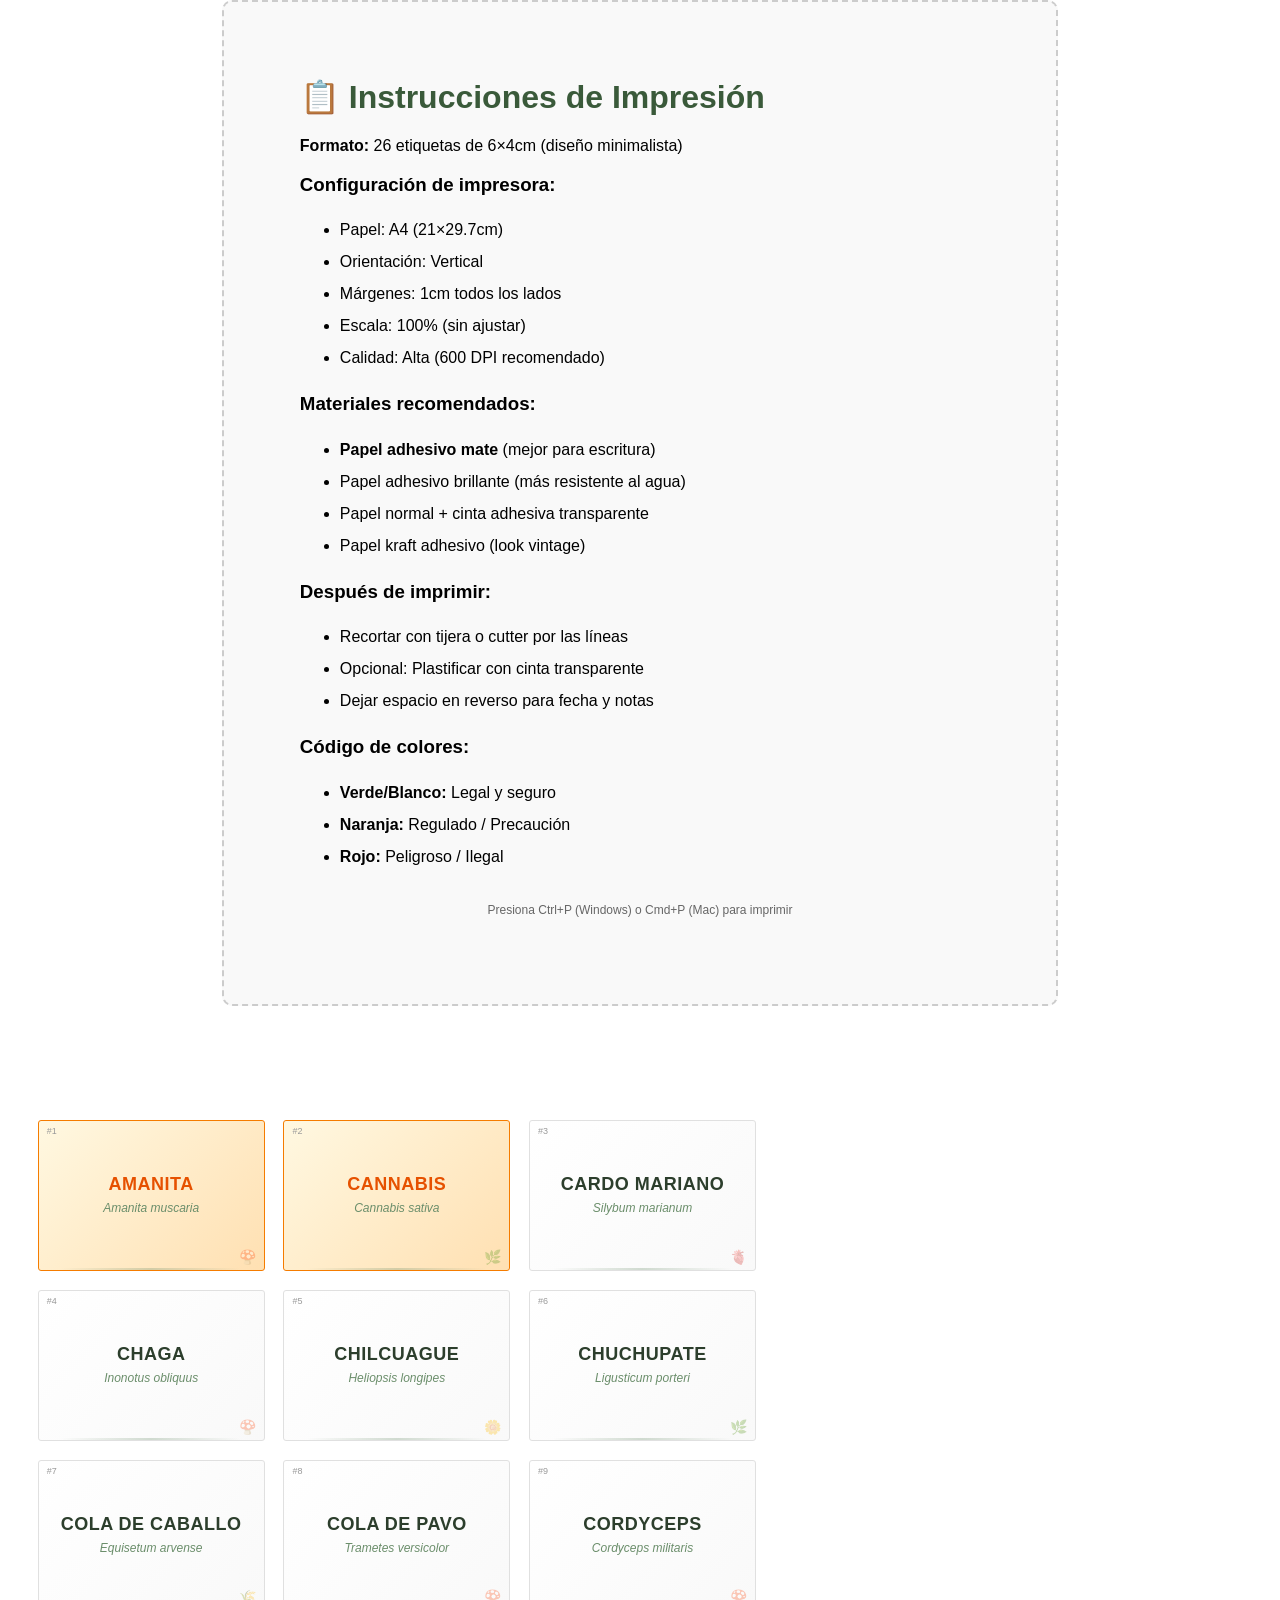
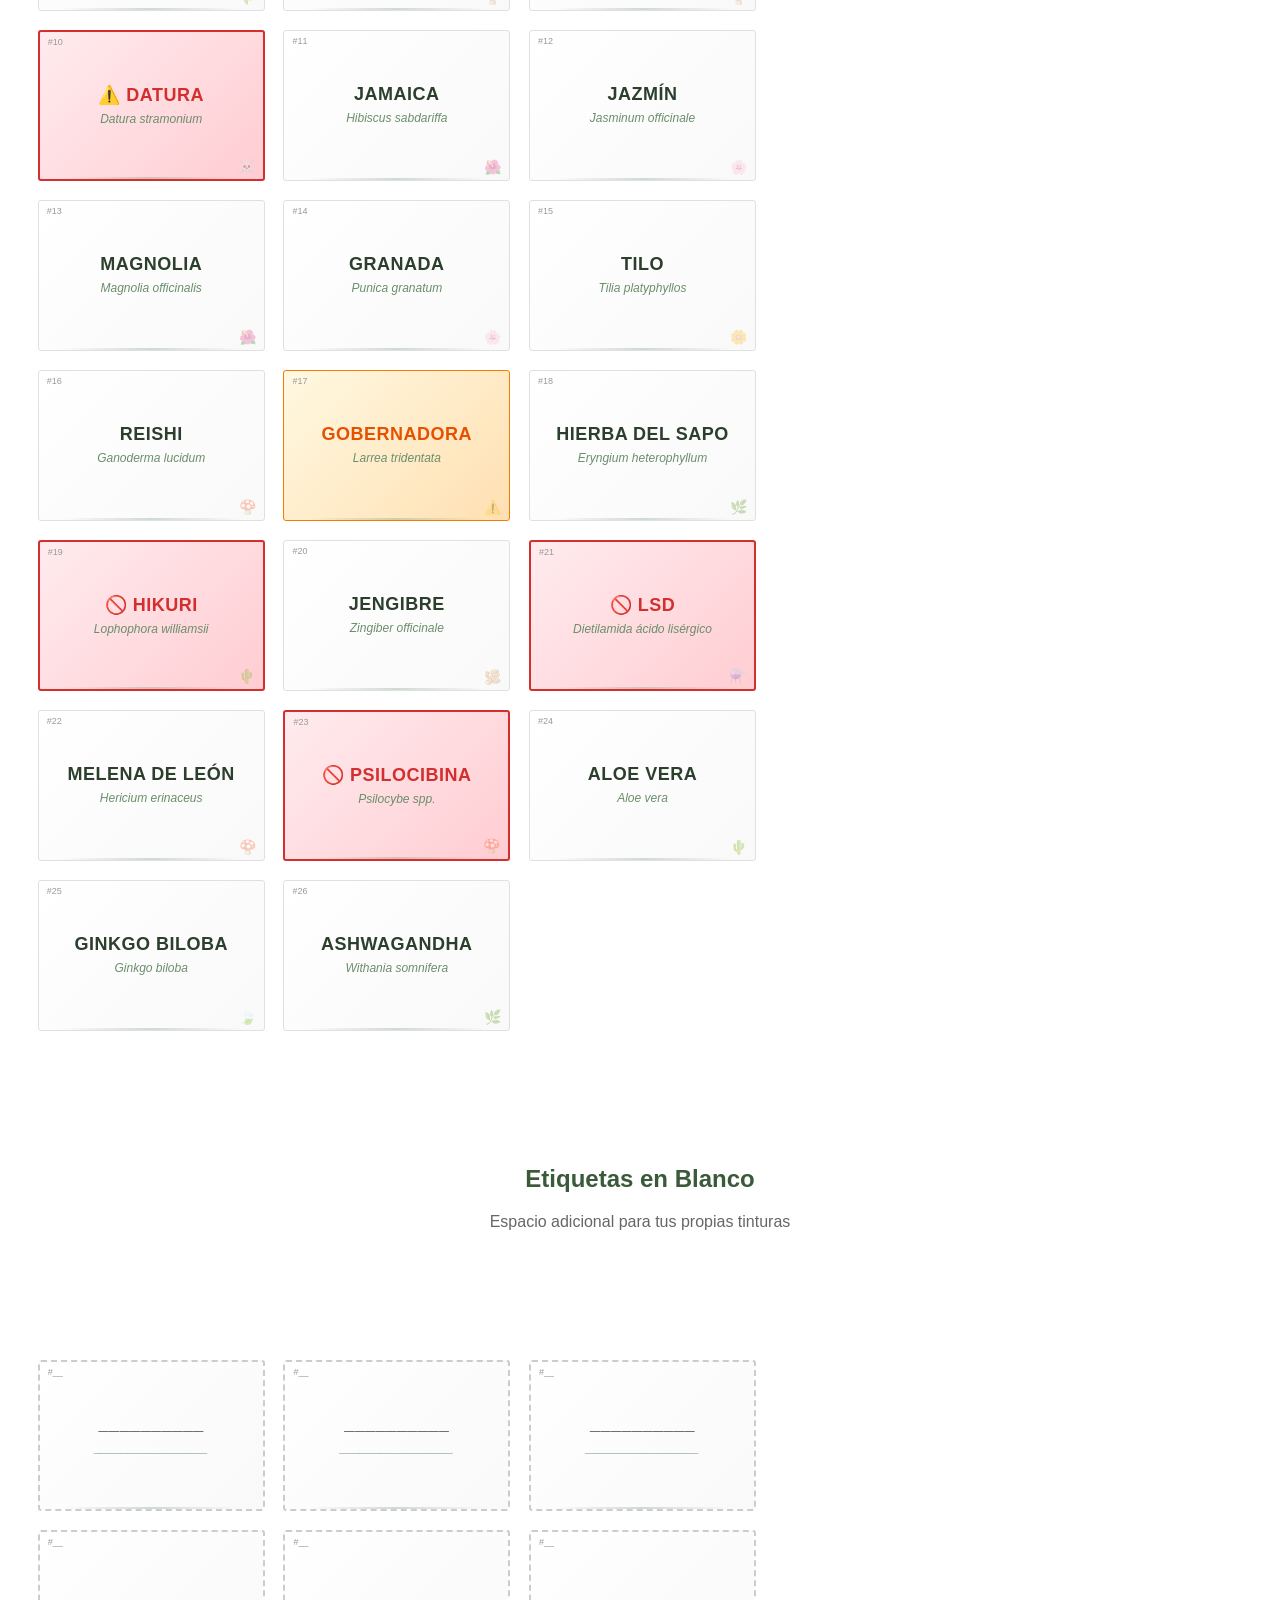
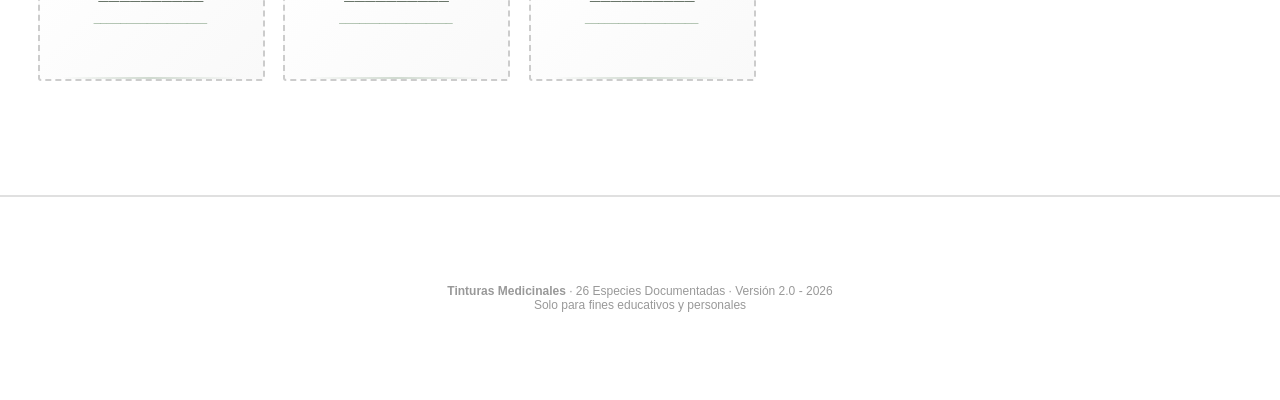
<file: ETIQUETAS_TINTURAS.html>
<!DOCTYPE html>
<html lang="es">
<head>
    <meta charset="UTF-8">
    <meta name="viewport" content="width=device-width, initial-scale=1.0">
    <title>Etiquetas Minimalistas - Tinturas Medicinales</title>
    <style>
        @page {
            size: A4;
            margin: 1cm;
        }
        
        body {
            margin: 0;
            padding: 0;
            font-family: 'Helvetica Neue', Arial, sans-serif;
            background: white;
        }
        
        .etiquetas-container {
            display: grid;
            grid-template-columns: repeat(3, 6cm);
            grid-gap: 0.5cm;
            padding: 1cm;
        }
        
        .etiqueta {
            width: 6cm;
            height: 4cm;
            border: 1px solid #e0e0e0;
            border-radius: 3px;
            padding: 8px;
            box-sizing: border-box;
            display: flex;
            flex-direction: column;
            justify-content: center;
            align-items: center;
            text-align: center;
            background: linear-gradient(135deg, #ffffff 0%, #f9f9f9 100%);
            position: relative;
            page-break-inside: avoid;
        }
        
        .etiqueta-numero {
            position: absolute;
            top: 5px;
            left: 8px;
            font-size: 9px;
            color: #999;
            font-weight: 300;
        }
        
        .etiqueta-nombre {
            font-size: 18px;
            font-weight: 700;
            color: #2c3e2c;
            letter-spacing: 0.5px;
            margin-bottom: 6px;
            text-transform: uppercase;
        }
        
        .etiqueta-cientifico {
            font-size: 12px;
            font-style: italic;
            color: #6b8e6b;
            font-weight: 400;
            line-height: 1.3;
        }
        
        .etiqueta-icono {
            position: absolute;
            bottom: 5px;
            right: 8px;
            font-size: 14px;
            opacity: 0.3;
        }
        
        /* Estilos especiales para etiquetas peligrosas */
        .etiqueta.peligroso {
            border: 2px solid #d32f2f;
            background: linear-gradient(135deg, #ffebee 0%, #ffcdd2 100%);
        }
        
        .etiqueta.peligroso .etiqueta-nombre {
            color: #d32f2f;
        }
        
        .etiqueta.regulado {
            border: 1.5px solid #f57c00;
            background: linear-gradient(135deg, #fff8e1 0%, #ffe0b2 100%);
        }
        
        .etiqueta.regulado .etiqueta-nombre {
            color: #e65100;
        }
        
        /* Línea decorativa */
        .etiqueta::after {
            content: '';
            position: absolute;
            bottom: 0;
            left: 10%;
            right: 10%;
            height: 2px;
            background: linear-gradient(90deg, transparent, #6b8e6b, transparent);
            opacity: 0.3;
        }
        
        @media print {
            body {
                background: white;
            }
            
            .etiqueta {
                box-shadow: none;
            }
            
            .page-break {
                page-break-before: always;
            }
        }
        
        /* Página de instrucciones */
        .instrucciones {
            padding: 2cm;
            max-width: 18cm;
            margin: 0 auto 2cm;
            border: 2px dashed #ccc;
            border-radius: 10px;
            background: #f9f9f9;
            page-break-after: always;
        }
        
        .instrucciones h1 {
            color: #3a5a3a;
            margin-top: 0;
        }
        
        .instrucciones ul {
            line-height: 2;
        }
        
        .no-print {
            display: none;
        }
        
        @media screen {
            .no-print {
                display: block;
            }
        }
    </style>
</head>
<body>

<!-- PÁGINA DE INSTRUCCIONES -->
<div class="instrucciones no-print">
    <h1>📋 Instrucciones de Impresión</h1>
    <p><strong>Formato:</strong> 26 etiquetas de 6×4cm (diseño minimalista)</p>
    
    <h3>Configuración de impresora:</h3>
    <ul>
        <li>Papel: A4 (21×29.7cm)</li>
        <li>Orientación: Vertical</li>
        <li>Márgenes: 1cm todos los lados</li>
        <li>Escala: 100% (sin ajustar)</li>
        <li>Calidad: Alta (600 DPI recomendado)</li>
    </ul>
    
    <h3>Materiales recomendados:</h3>
    <ul>
        <li><strong>Papel adhesivo mate</strong> (mejor para escritura)</li>
        <li>Papel adhesivo brillante (más resistente al agua)</li>
        <li>Papel normal + cinta adhesiva transparente</li>
        <li>Papel kraft adhesivo (look vintage)</li>
    </ul>
    
    <h3>Después de imprimir:</h3>
    <ul>
        <li>Recortar con tijera o cutter por las líneas</li>
        <li>Opcional: Plastificar con cinta transparente</li>
        <li>Dejar espacio en reverso para fecha y notas</li>
    </ul>
    
    <h3>Código de colores:</h3>
    <ul>
        <li><strong>Verde/Blanco:</strong> Legal y seguro</li>
        <li><strong>Naranja:</strong> Regulado / Precaución</li>
        <li><strong>Rojo:</strong> Peligroso / Ilegal</li>
    </ul>
    
    <p style="margin-top: 30px; font-size: 12px; color: #666; text-align: center;">
        Presiona Ctrl+P (Windows) o Cmd+P (Mac) para imprimir
    </p>
</div>

<!-- ETIQUETAS -->
<div class="etiquetas-container">

<!-- 1. Amanita muscaria -->
<div class="etiqueta regulado">
    <span class="etiqueta-numero">#1</span>
    <div class="etiqueta-nombre">Amanita</div>
    <div class="etiqueta-cientifico">Amanita muscaria</div>
    <span class="etiqueta-icono">🍄</span>
</div>

<!-- 2. Cannabis -->
<div class="etiqueta regulado">
    <span class="etiqueta-numero">#2</span>
    <div class="etiqueta-nombre">Cannabis</div>
    <div class="etiqueta-cientifico">Cannabis sativa</div>
    <span class="etiqueta-icono">🌿</span>
</div>

<!-- 3. Cardo mariano -->
<div class="etiqueta">
    <span class="etiqueta-numero">#3</span>
    <div class="etiqueta-nombre">Cardo Mariano</div>
    <div class="etiqueta-cientifico">Silybum marianum</div>
    <span class="etiqueta-icono">🫀</span>
</div>

<!-- 4. Chaga -->
<div class="etiqueta">
    <span class="etiqueta-numero">#4</span>
    <div class="etiqueta-nombre">Chaga</div>
    <div class="etiqueta-cientifico">Inonotus obliquus</div>
    <span class="etiqueta-icono">🍄</span>
</div>

<!-- 5. Chilcuague -->
<div class="etiqueta">
    <span class="etiqueta-numero">#5</span>
    <div class="etiqueta-nombre">Chilcuague</div>
    <div class="etiqueta-cientifico">Heliopsis longipes</div>
    <span class="etiqueta-icono">🌼</span>
</div>

<!-- 6. Chuchupate -->
<div class="etiqueta">
    <span class="etiqueta-numero">#6</span>
    <div class="etiqueta-nombre">Chuchupate</div>
    <div class="etiqueta-cientifico">Ligusticum porteri</div>
    <span class="etiqueta-icono">🌿</span>
</div>

<!-- 7. Cola de caballo -->
<div class="etiqueta">
    <span class="etiqueta-numero">#7</span>
    <div class="etiqueta-nombre">Cola de Caballo</div>
    <div class="etiqueta-cientifico">Equisetum arvense</div>
    <span class="etiqueta-icono">🌾</span>
</div>

<!-- 8. Cola de pavo -->
<div class="etiqueta">
    <span class="etiqueta-numero">#8</span>
    <div class="etiqueta-nombre">Cola de Pavo</div>
    <div class="etiqueta-cientifico">Trametes versicolor</div>
    <span class="etiqueta-icono">🍄</span>
</div>

<!-- 9. Cordyceps -->
<div class="etiqueta">
    <span class="etiqueta-numero">#9</span>
    <div class="etiqueta-nombre">Cordyceps</div>
    <div class="etiqueta-cientifico">Cordyceps militaris</div>
    <span class="etiqueta-icono">🍄</span>
</div>

<!-- 10. Datura -->
<div class="etiqueta peligroso">
    <span class="etiqueta-numero">#10</span>
    <div class="etiqueta-nombre">⚠️ Datura</div>
    <div class="etiqueta-cientifico">Datura stramonium</div>
    <span class="etiqueta-icono">☠️</span>
</div>

<!-- 11. Flor de Jamaica -->
<div class="etiqueta">
    <span class="etiqueta-numero">#11</span>
    <div class="etiqueta-nombre">Jamaica</div>
    <div class="etiqueta-cientifico">Hibiscus sabdariffa</div>
    <span class="etiqueta-icono">🌺</span>
</div>

<!-- 12. Flor de Jasmine -->
<div class="etiqueta">
    <span class="etiqueta-numero">#12</span>
    <div class="etiqueta-nombre">Jazmín</div>
    <div class="etiqueta-cientifico">Jasminum officinale</div>
    <span class="etiqueta-icono">🌸</span>
</div>

<!-- 13. Flor de Magnolia -->
<div class="etiqueta">
    <span class="etiqueta-numero">#13</span>
    <div class="etiqueta-nombre">Magnolia</div>
    <div class="etiqueta-cientifico">Magnolia officinalis</div>
    <span class="etiqueta-icono">🌺</span>
</div>

<!-- 14. Flor de Granada -->
<div class="etiqueta">
    <span class="etiqueta-numero">#14</span>
    <div class="etiqueta-nombre">Granada</div>
    <div class="etiqueta-cientifico">Punica granatum</div>
    <span class="etiqueta-icono">🌸</span>
</div>

<!-- 15. Flor de Tilo -->
<div class="etiqueta">
    <span class="etiqueta-numero">#15</span>
    <div class="etiqueta-nombre">Tilo</div>
    <div class="etiqueta-cientifico">Tilia platyphyllos</div>
    <span class="etiqueta-icono">🌼</span>
</div>

<!-- 16. Ganoderma -->
<div class="etiqueta">
    <span class="etiqueta-numero">#16</span>
    <div class="etiqueta-nombre">Reishi</div>
    <div class="etiqueta-cientifico">Ganoderma lucidum</div>
    <span class="etiqueta-icono">🍄</span>
</div>

<!-- 17. Gobernadora -->
<div class="etiqueta regulado">
    <span class="etiqueta-numero">#17</span>
    <div class="etiqueta-nombre">Gobernadora</div>
    <div class="etiqueta-cientifico">Larrea tridentata</div>
    <span class="etiqueta-icono">⚠️</span>
</div>

<!-- 18. Hierba del sapo -->
<div class="etiqueta">
    <span class="etiqueta-numero">#18</span>
    <div class="etiqueta-nombre">Hierba del Sapo</div>
    <div class="etiqueta-cientifico">Eryngium heterophyllum</div>
    <span class="etiqueta-icono">🌿</span>
</div>

<!-- 19. Hikuri (Peyote) -->
<div class="etiqueta peligroso">
    <span class="etiqueta-numero">#19</span>
    <div class="etiqueta-nombre">🚫 Hikuri</div>
    <div class="etiqueta-cientifico">Lophophora williamsii</div>
    <span class="etiqueta-icono">🌵</span>
</div>

<!-- 20. Jengibre -->
<div class="etiqueta">
    <span class="etiqueta-numero">#20</span>
    <div class="etiqueta-nombre">Jengibre</div>
    <div class="etiqueta-cientifico">Zingiber officinale</div>
    <span class="etiqueta-icono">🫚</span>
</div>

<!-- 21. LSD -->
<div class="etiqueta peligroso">
    <span class="etiqueta-numero">#21</span>
    <div class="etiqueta-nombre">🚫 LSD</div>
    <div class="etiqueta-cientifico">Dietilamida ácido lisérgico</div>
    <span class="etiqueta-icono">⚗️</span>
</div>

<!-- 22. Melena de León -->
<div class="etiqueta">
    <span class="etiqueta-numero">#22</span>
    <div class="etiqueta-nombre">Melena de León</div>
    <div class="etiqueta-cientifico">Hericium erinaceus</div>
    <span class="etiqueta-icono">🍄</span>
</div>

<!-- 23. Psilocibina -->
<div class="etiqueta peligroso">
    <span class="etiqueta-numero">#23</span>
    <div class="etiqueta-nombre">🚫 Psilocibina</div>
    <div class="etiqueta-cientifico">Psilocybe spp.</div>
    <span class="etiqueta-icono">🍄</span>
</div>

<!-- 24. Sábila flor -->
<div class="etiqueta">
    <span class="etiqueta-numero">#24</span>
    <div class="etiqueta-nombre">Aloe Vera</div>
    <div class="etiqueta-cientifico">Aloe vera</div>
    <span class="etiqueta-icono">🌵</span>
</div>

<!-- 25. GINKGO BILOBA (NUEVO) -->
<div class="etiqueta">
    <span class="etiqueta-numero">#25</span>
    <div class="etiqueta-nombre">Ginkgo Biloba</div>
    <div class="etiqueta-cientifico">Ginkgo biloba</div>
    <span class="etiqueta-icono">🍃</span>
</div>

<!-- 26. ASHWAGANDHA (NUEVO) -->
<div class="etiqueta">
    <span class="etiqueta-numero">#26</span>
    <div class="etiqueta-nombre">Ashwagandha</div>
    <div class="etiqueta-cientifico">Withania somnifera</div>
    <span class="etiqueta-icono">🌿</span>
</div>

</div>

<!-- ETIQUETAS EN BLANCO (para añadir más plantas) -->
<div class="page-break"></div>

<div style="text-align: center; padding: 2cm; page-break-after: always;">
    <h2 style="color: #3a5a3a;">Etiquetas en Blanco</h2>
    <p style="color: #666;">Espacio adicional para tus propias tinturas</p>
</div>

<div class="etiquetas-container">
    <!-- 6 etiquetas en blanco para personalizar -->
    <div class="etiqueta" style="border: 2px dashed #ccc;">
        <span class="etiqueta-numero">#__</span>
        <div class="etiqueta-nombre">__________</div>
        <div class="etiqueta-cientifico">_________________</div>
    </div>
    
    <div class="etiqueta" style="border: 2px dashed #ccc;">
        <span class="etiqueta-numero">#__</span>
        <div class="etiqueta-nombre">__________</div>
        <div class="etiqueta-cientifico">_________________</div>
    </div>
    
    <div class="etiqueta" style="border: 2px dashed #ccc;">
        <span class="etiqueta-numero">#__</span>
        <div class="etiqueta-nombre">__________</div>
        <div class="etiqueta-cientifico">_________________</div>
    </div>
    
    <div class="etiqueta" style="border: 2px dashed #ccc;">
        <span class="etiqueta-numero">#__</span>
        <div class="etiqueta-nombre">__________</div>
        <div class="etiqueta-cientifico">_________________</div>
    </div>
    
    <div class="etiqueta" style="border: 2px dashed #ccc;">
        <span class="etiqueta-numero">#__</span>
        <div class="etiqueta-nombre">__________</div>
        <div class="etiqueta-cientifico">_________________</div>
    </div>
    
    <div class="etiqueta" style="border: 2px dashed #ccc;">
        <span class="etiqueta-numero">#__</span>
        <div class="etiqueta-nombre">__________</div>
        <div class="etiqueta-cientifico">_________________</div>
    </div>
</div>

<!-- PIE DE PÁGINA -->
<div style="text-align: center; padding: 2cm; margin-top: 2cm; border-top: 2px solid #e0e0e0;">
    <p style="font-size: 12px; color: #999;">
        <strong>Tinturas Medicinales</strong> · 26 Especies Documentadas · Versión 2.0 - 2026<br>
        Solo para fines educativos y personales
    </p>
</div>

</body>
</html>
</file>
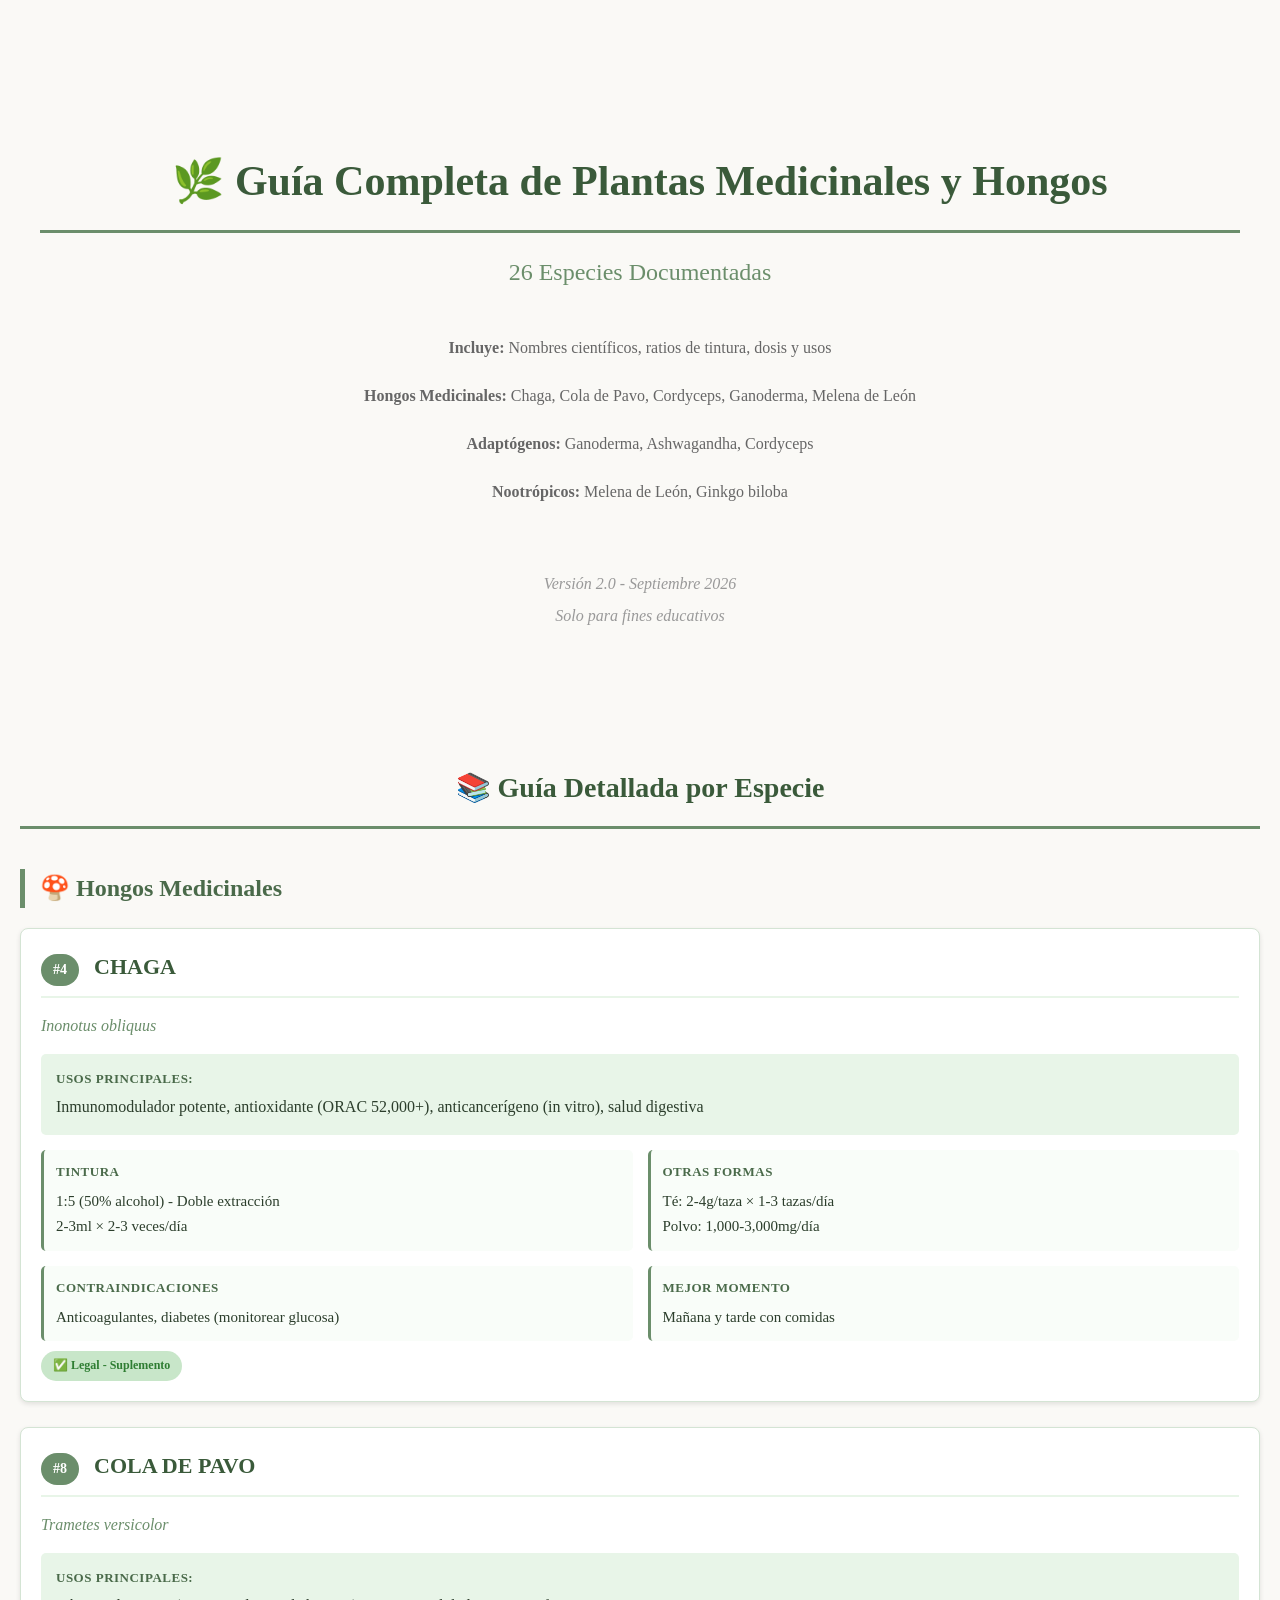
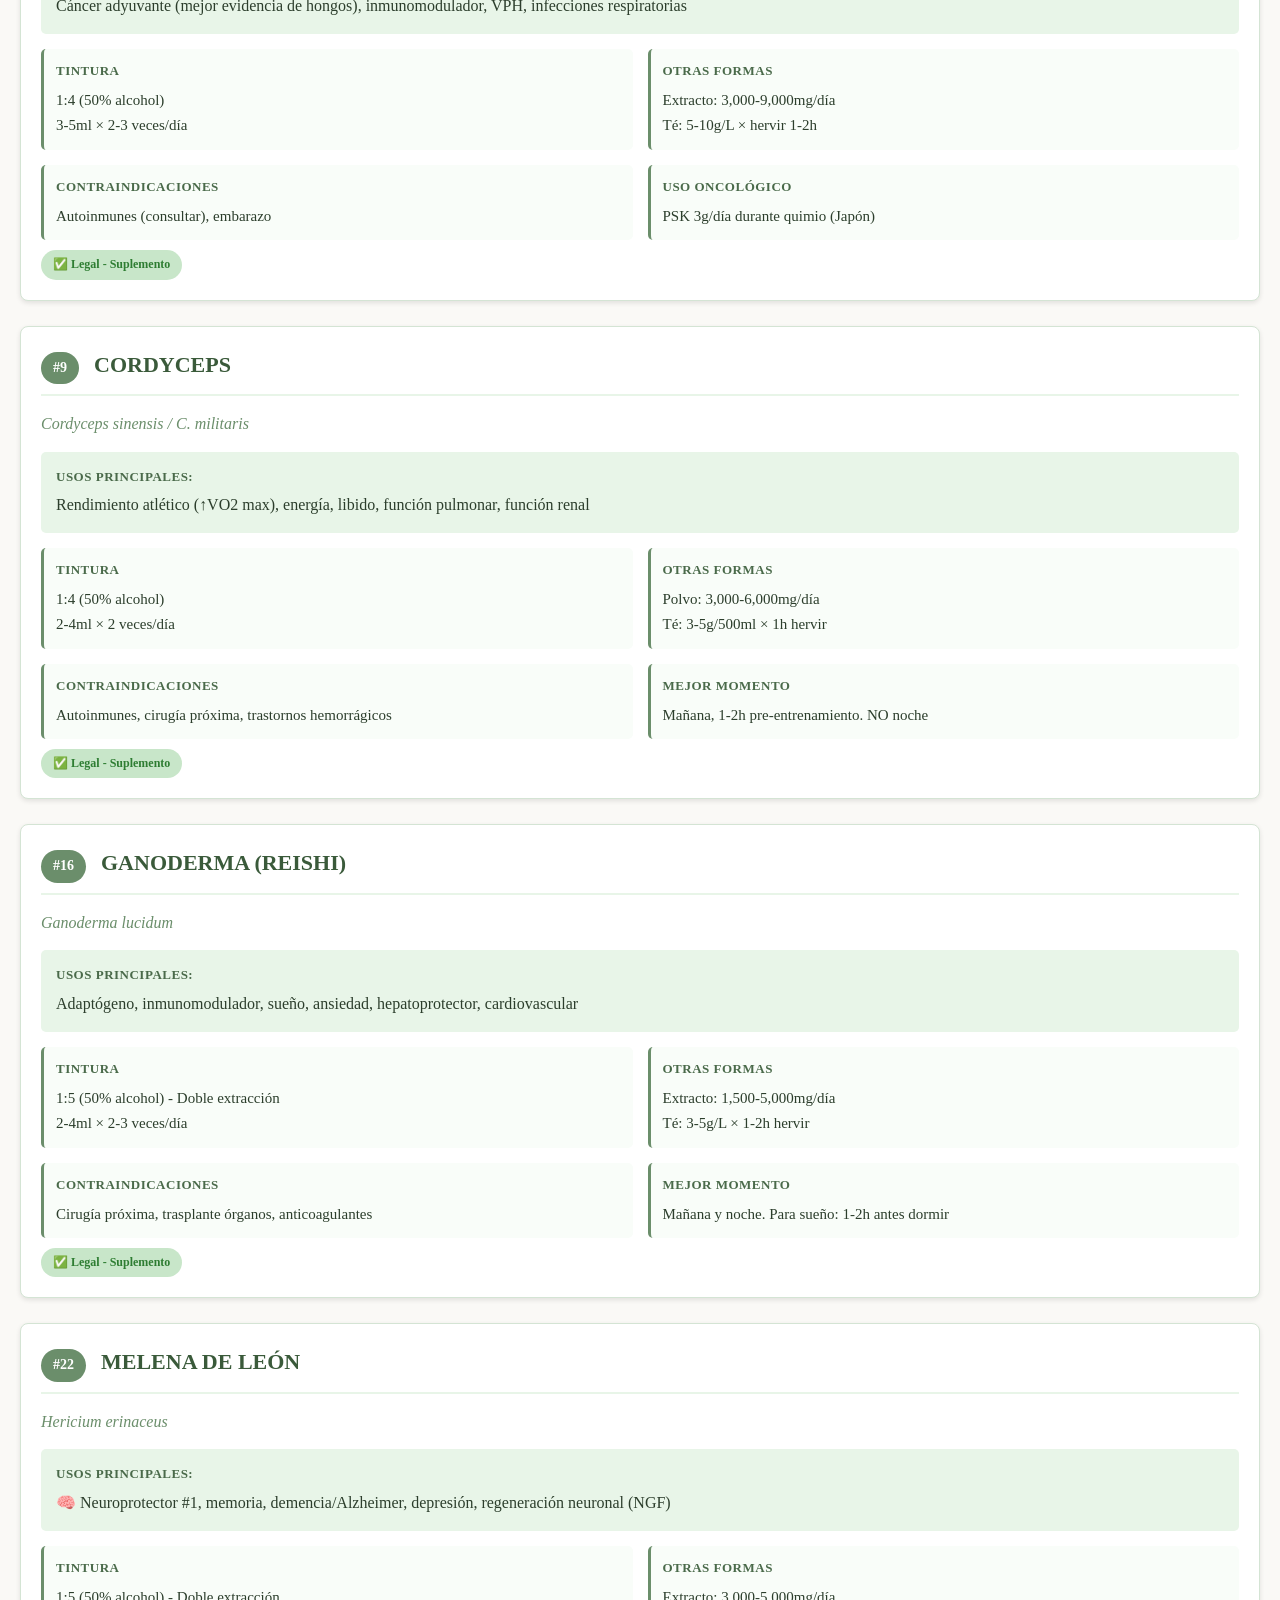
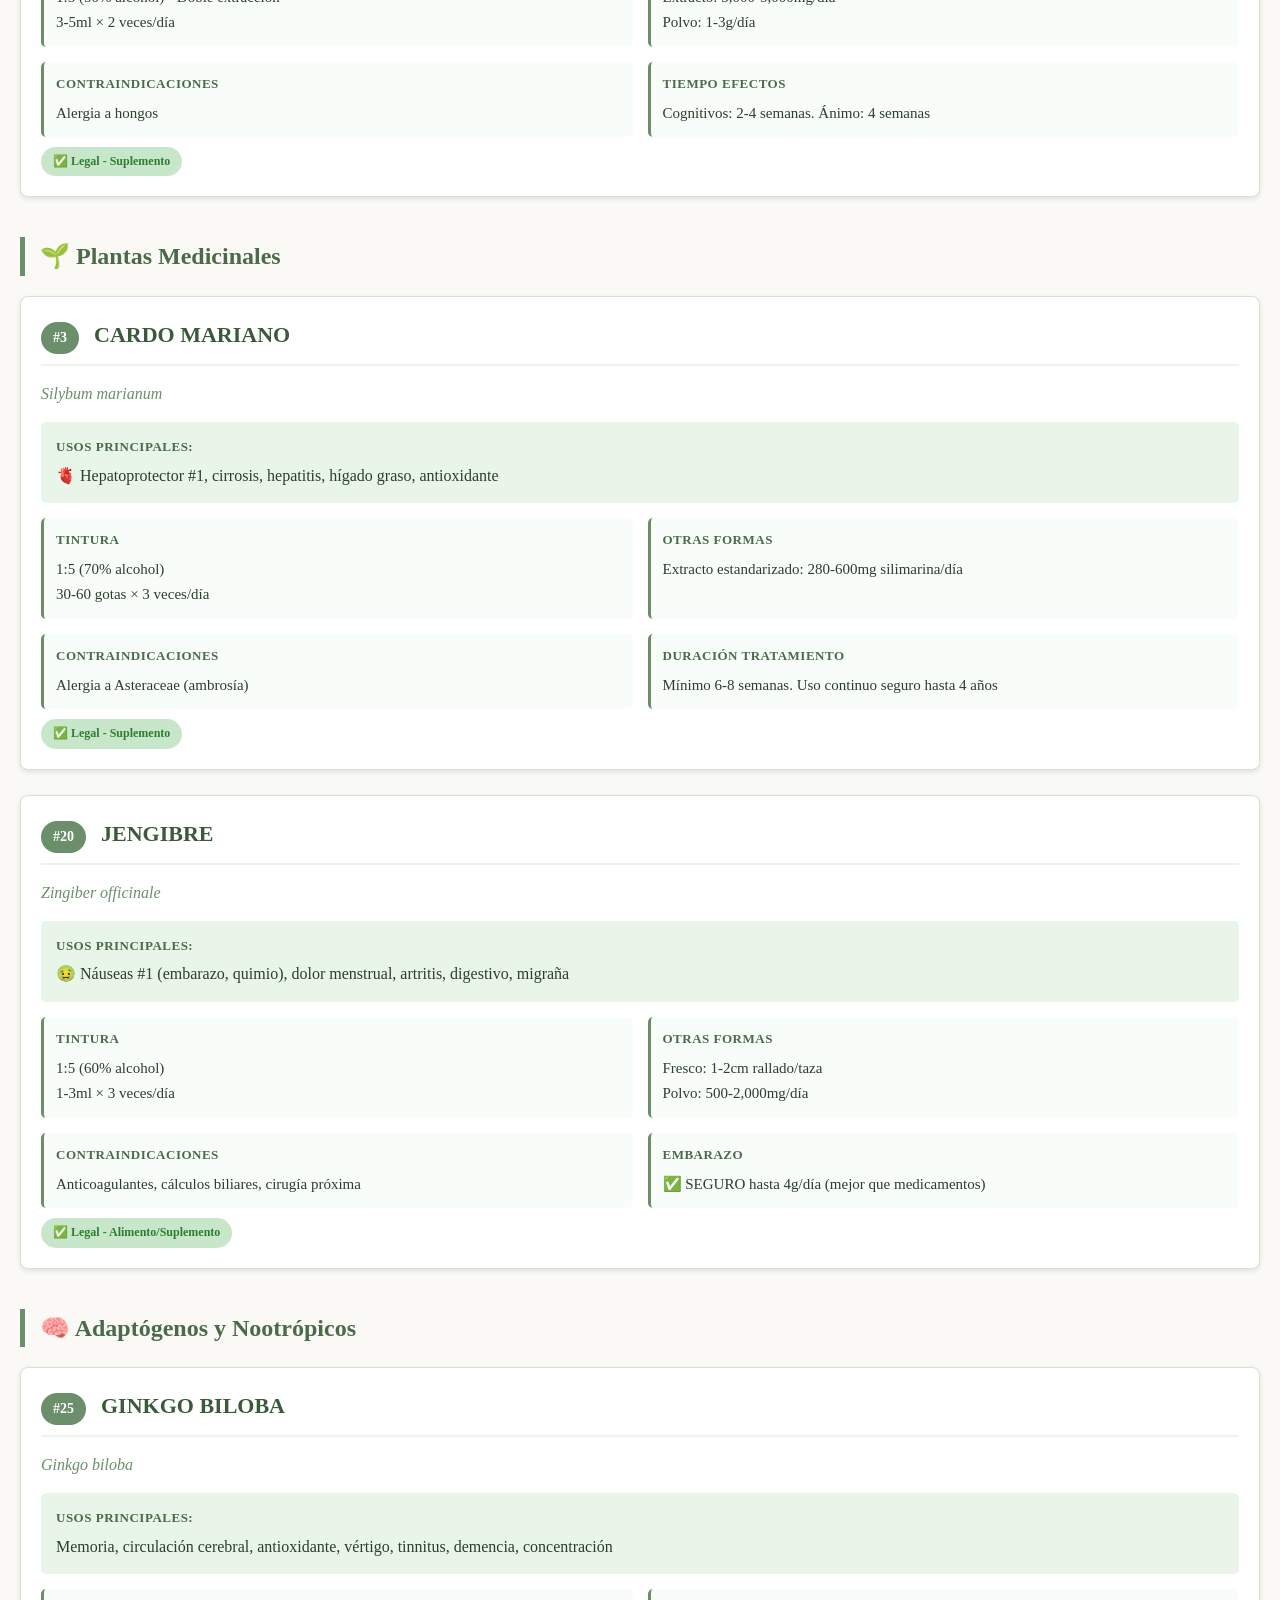
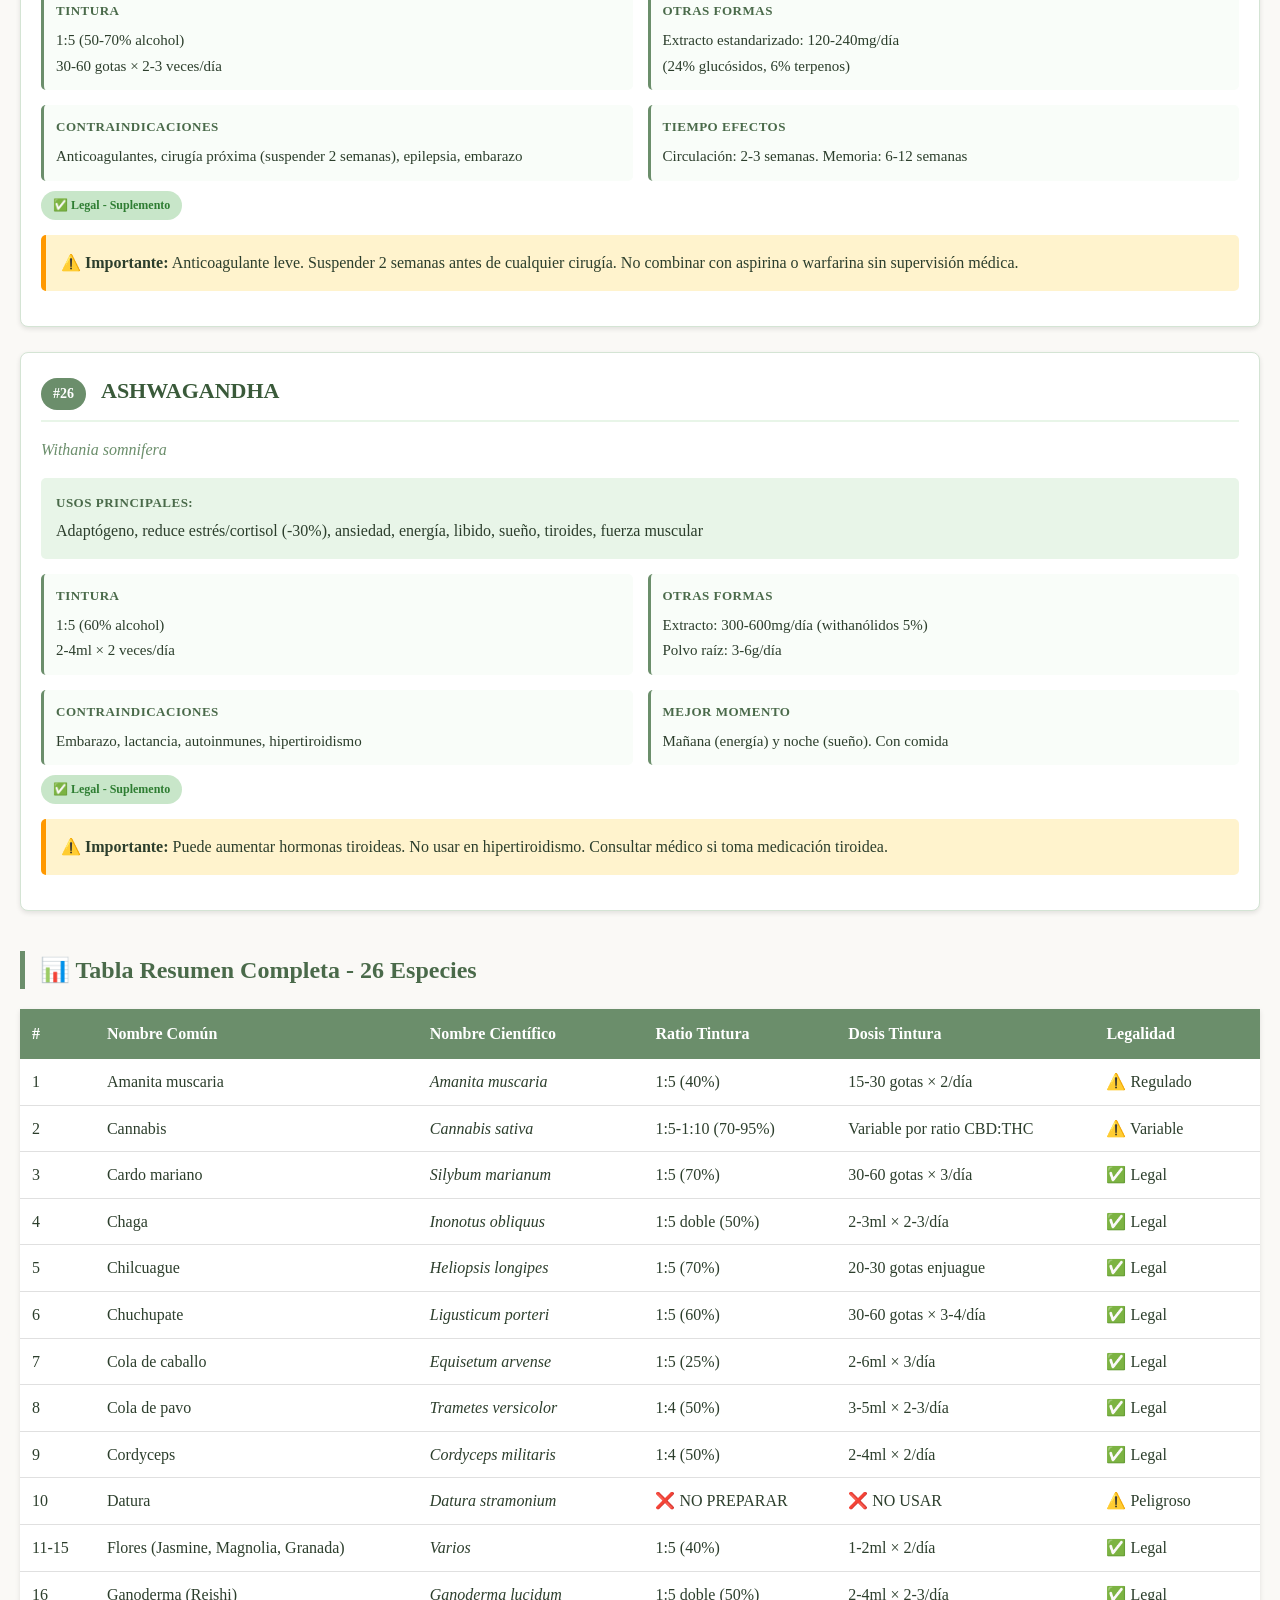
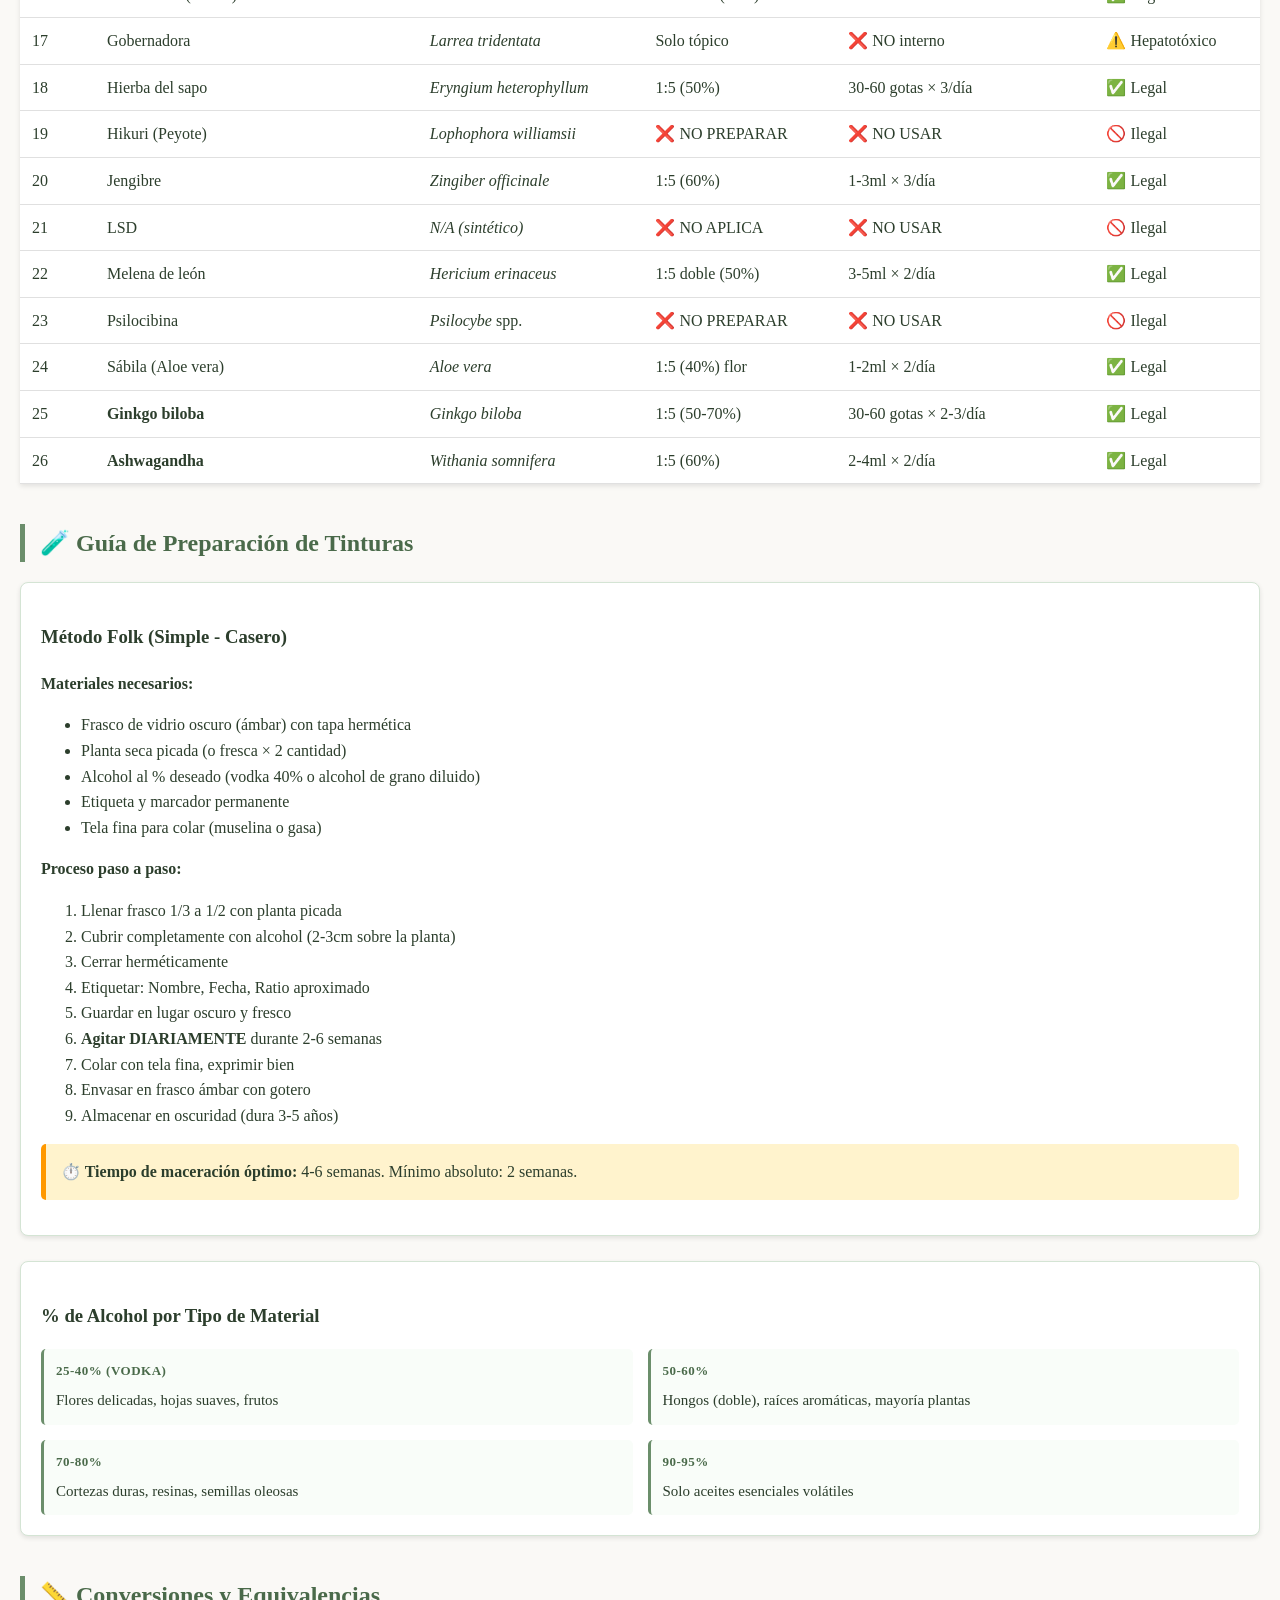
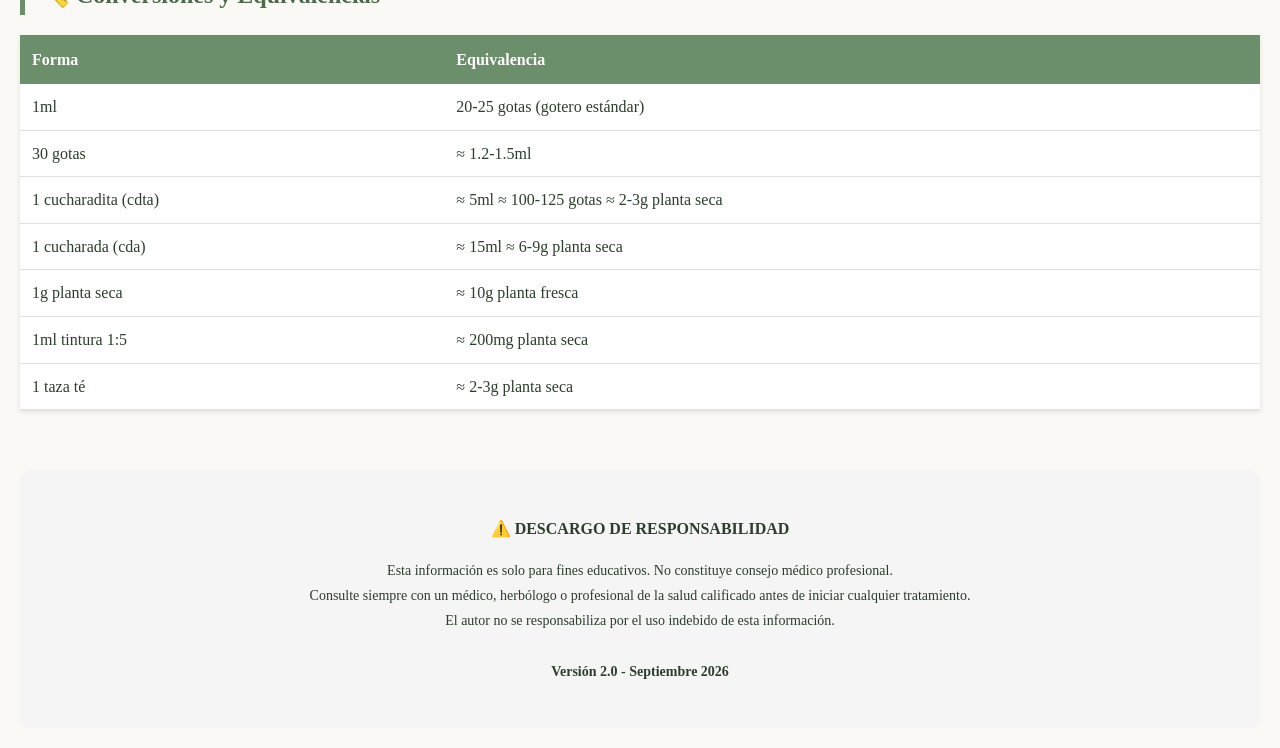
<file: PLANTAS_MEDICINALES_PDF.html>
<!DOCTYPE html>
<html lang="es">
<head>
    <meta charset="UTF-8">
    <meta name="viewport" content="width=device-width, initial-scale=1.0">
    <title>Guía Completa: Plantas Medicinales y Hongos - 26 Especies</title>
    <style>
        @page {
            margin: 2cm;
            size: A4;
        }
        
        body {
            font-family: 'Georgia', serif;
            line-height: 1.6;
            color: #2c3e2c;
            max-width: 100%;
            margin: 0;
            padding: 20px;
            background: #faf9f6;
        }
        
        h1 {
            color: #3a5a3a;
            text-align: center;
            border-bottom: 3px solid #6b8e6b;
            padding-bottom: 15px;
            margin-bottom: 30px;
            font-size: 28px;
        }
        
        h2 {
            color: #4a6a4a;
            border-left: 5px solid #6b8e6b;
            padding-left: 15px;
            margin-top: 40px;
            margin-bottom: 20px;
            page-break-after: avoid;
        }
        
        .planta {
            background: white;
            border: 1px solid #d4e4d4;
            border-radius: 8px;
            padding: 20px;
            margin-bottom: 25px;
            box-shadow: 0 2px 5px rgba(0,0,0,0.1);
            page-break-inside: avoid;
        }
        
        .planta-header {
            display: flex;
            justify-content: space-between;
            align-items: baseline;
            border-bottom: 2px solid #e8f5e8;
            padding-bottom: 10px;
            margin-bottom: 15px;
        }
        
        .planta-numero {
            background: #6b8e6b;
            color: white;
            padding: 5px 12px;
            border-radius: 20px;
            font-weight: bold;
            font-size: 14px;
        }
        
        .planta-nombre {
            font-size: 22px;
            font-weight: bold;
            color: #3a5a3a;
            flex-grow: 1;
            margin-left: 15px;
        }
        
        .planta-cientifico {
            font-style: italic;
            color: #6b8e6b;
            font-size: 16px;
            margin-bottom: 15px;
        }
        
        .info-grid {
            display: grid;
            grid-template-columns: 1fr 1fr;
            gap: 15px;
            margin-top: 15px;
        }
        
        .info-item {
            background: #f9fdf9;
            padding: 12px;
            border-radius: 5px;
            border-left: 3px solid #6b8e6b;
        }
        
        .info-label {
            font-weight: bold;
            color: #4a6a4a;
            display: block;
            margin-bottom: 5px;
            font-size: 13px;
            text-transform: uppercase;
            letter-spacing: 0.5px;
        }
        
        .info-value {
            color: #2c3e2c;
            font-size: 15px;
        }
        
        .usos {
            background: #e8f5e8;
            padding: 15px;
            border-radius: 5px;
            margin-top: 10px;
            margin-bottom: 10px;
        }
        
        .legalidad {
            display: inline-block;
            padding: 5px 12px;
            border-radius: 15px;
            font-weight: bold;
            font-size: 12px;
            margin-top: 10px;
        }
        
        .legal {
            background: #c8e6c9;
            color: #2e7d32;
        }
        
        .regulado {
            background: #fff9c4;
            color: #f57c00;
        }
        
        .ilegal {
            background: #ffcdd2;
            color: #c62828;
        }
        
        .peligroso {
            background: #ff5252;
            color: white;
        }
        
        .advertencia {
            background: #fff3cd;
            border-left: 5px solid #ff9800;
            padding: 15px;
            margin: 15px 0;
            border-radius: 5px;
        }
        
        .tabla-resumen {
            width: 100%;
            border-collapse: collapse;
            margin: 20px 0;
            background: white;
            box-shadow: 0 2px 5px rgba(0,0,0,0.1);
        }
        
        .tabla-resumen th {
            background: #6b8e6b;
            color: white;
            padding: 12px;
            text-align: left;
            font-weight: bold;
        }
        
        .tabla-resumen td {
            padding: 10px 12px;
            border-bottom: 1px solid #e0e0e0;
        }
        
        .tabla-resumen tr:hover {
            background: #f5f5f5;
        }
        
        .portada {
            text-align: center;
            padding: 100px 20px;
            page-break-after: always;
        }
        
        .portada h1 {
            font-size: 42px;
            margin-bottom: 20px;
            color: #3a5a3a;
        }
        
        .portada .subtitulo {
            font-size: 24px;
            color: #6b8e6b;
            margin-bottom: 40px;
        }
        
        .portada .info {
            font-size: 16px;
            color: #666;
            line-height: 2;
        }
        
        @media print {
            body {
                background: white;
            }
            
            .planta {
                box-shadow: none;
            }
            
            .no-print {
                display: none;
            }
        }
    </style>
</head>
<body>
    <!-- PORTADA -->
    <div class="portada">
        <h1>🌿 Guía Completa de Plantas Medicinales y Hongos</h1>
        <div class="subtitulo">26 Especies Documentadas</div>
        <div class="info">
            <p><strong>Incluye:</strong> Nombres científicos, ratios de tintura, dosis y usos</p>
            <p><strong>Hongos Medicinales:</strong> Chaga, Cola de Pavo, Cordyceps, Ganoderma, Melena de León</p>
            <p><strong>Adaptógenos:</strong> Ganoderma, Ashwagandha, Cordyceps</p>
            <p><strong>Nootrópicos:</strong> Melena de León, Ginkgo biloba</p>
            <p style="margin-top: 60px; font-style: italic; color: #999;">
                Versión 2.0 - Septiembre 2026<br>
                Solo para fines educativos
            </p>
        </div>
    </div>

    <h1>📚 Guía Detallada por Especie</h1>

    <!-- HONGOS MEDICINALES -->
    <h2>🍄 Hongos Medicinales</h2>

    <div class="planta">
        <div class="planta-header">
            <span class="planta-numero">#4</span>
            <span class="planta-nombre">CHAGA</span>
        </div>
        <div class="planta-cientifico">Inonotus obliquus</div>
        <div class="usos">
            <span class="info-label">Usos principales:</span> Inmunomodulador potente, antioxidante (ORAC 52,000+), anticancerígeno (in vitro), salud digestiva
        </div>
        <div class="info-grid">
            <div class="info-item">
                <span class="info-label">Tintura</span>
                <span class="info-value">1:5 (50% alcohol) - Doble extracción<br>2-3ml × 2-3 veces/día</span>
            </div>
            <div class="info-item">
                <span class="info-label">Otras formas</span>
                <span class="info-value">Té: 2-4g/taza × 1-3 tazas/día<br>Polvo: 1,000-3,000mg/día</span>
            </div>
            <div class="info-item">
                <span class="info-label">Contraindicaciones</span>
                <span class="info-value">Anticoagulantes, diabetes (monitorear glucosa)</span>
            </div>
            <div class="info-item">
                <span class="info-label">Mejor momento</span>
                <span class="info-value">Mañana y tarde con comidas</span>
            </div>
        </div>
        <span class="legalidad legal">✅ Legal - Suplemento</span>
    </div>

    <div class="planta">
        <div class="planta-header">
            <span class="planta-numero">#8</span>
            <span class="planta-nombre">COLA DE PAVO</span>
        </div>
        <div class="planta-cientifico">Trametes versicolor</div>
        <div class="usos">
            <span class="info-label">Usos principales:</span> Cáncer adyuvante (mejor evidencia de hongos), inmunomodulador, VPH, infecciones respiratorias
        </div>
        <div class="info-grid">
            <div class="info-item">
                <span class="info-label">Tintura</span>
                <span class="info-value">1:4 (50% alcohol)<br>3-5ml × 2-3 veces/día</span>
            </div>
            <div class="info-item">
                <span class="info-label">Otras formas</span>
                <span class="info-value">Extracto: 3,000-9,000mg/día<br>Té: 5-10g/L × hervir 1-2h</span>
            </div>
            <div class="info-item">
                <span class="info-label">Contraindicaciones</span>
                <span class="info-value">Autoinmunes (consultar), embarazo</span>
            </div>
            <div class="info-item">
                <span class="info-label">Uso oncológico</span>
                <span class="info-value">PSK 3g/día durante quimio (Japón)</span>
            </div>
        </div>
        <span class="legalidad legal">✅ Legal - Suplemento</span>
    </div>

    <div class="planta">
        <div class="planta-header">
            <span class="planta-numero">#9</span>
            <span class="planta-nombre">CORDYCEPS</span>
        </div>
        <div class="planta-cientifico">Cordyceps sinensis / C. militaris</div>
        <div class="usos">
            <span class="info-label">Usos principales:</span> Rendimiento atlético (↑VO2 max), energía, libido, función pulmonar, función renal
        </div>
        <div class="info-grid">
            <div class="info-item">
                <span class="info-label">Tintura</span>
                <span class="info-value">1:4 (50% alcohol)<br>2-4ml × 2 veces/día</span>
            </div>
            <div class="info-item">
                <span class="info-label">Otras formas</span>
                <span class="info-value">Polvo: 3,000-6,000mg/día<br>Té: 3-5g/500ml × 1h hervir</span>
            </div>
            <div class="info-item">
                <span class="info-label">Contraindicaciones</span>
                <span class="info-value">Autoinmunes, cirugía próxima, trastornos hemorrágicos</span>
            </div>
            <div class="info-item">
                <span class="info-label">Mejor momento</span>
                <span class="info-value">Mañana, 1-2h pre-entrenamiento. NO noche</span>
            </div>
        </div>
        <span class="legalidad legal">✅ Legal - Suplemento</span>
    </div>

    <div class="planta">
        <div class="planta-header">
            <span class="planta-numero">#16</span>
            <span class="planta-nombre">GANODERMA (REISHI)</span>
        </div>
        <div class="planta-cientifico">Ganoderma lucidum</div>
        <div class="usos">
            <span class="info-label">Usos principales:</span> Adaptógeno, inmunomodulador, sueño, ansiedad, hepatoprotector, cardiovascular
        </div>
        <div class="info-grid">
            <div class="info-item">
                <span class="info-label">Tintura</span>
                <span class="info-value">1:5 (50% alcohol) - Doble extracción<br>2-4ml × 2-3 veces/día</span>
            </div>
            <div class="info-item">
                <span class="info-label">Otras formas</span>
                <span class="info-value">Extracto: 1,500-5,000mg/día<br>Té: 3-5g/L × 1-2h hervir</span>
            </div>
            <div class="info-item">
                <span class="info-label">Contraindicaciones</span>
                <span class="info-value">Cirugía próxima, trasplante órganos, anticoagulantes</span>
            </div>
            <div class="info-item">
                <span class="info-label">Mejor momento</span>
                <span class="info-value">Mañana y noche. Para sueño: 1-2h antes dormir</span>
            </div>
        </div>
        <span class="legalidad legal">✅ Legal - Suplemento</span>
    </div>

    <div class="planta">
        <div class="planta-header">
            <span class="planta-numero">#22</span>
            <span class="planta-nombre">MELENA DE LEÓN</span>
        </div>
        <div class="planta-cientifico">Hericium erinaceus</div>
        <div class="usos">
            <span class="info-label">Usos principales:</span> 🧠 Neuroprotector #1, memoria, demencia/Alzheimer, depresión, regeneración neuronal (NGF)
        </div>
        <div class="info-grid">
            <div class="info-item">
                <span class="info-label">Tintura</span>
                <span class="info-value">1:5 (50% alcohol) - Doble extracción<br>3-5ml × 2 veces/día</span>
            </div>
            <div class="info-item">
                <span class="info-label">Otras formas</span>
                <span class="info-value">Extracto: 3,000-5,000mg/día<br>Polvo: 1-3g/día</span>
            </div>
            <div class="info-item">
                <span class="info-label">Contraindicaciones</span>
                <span class="info-value">Alergia a hongos</span>
            </div>
            <div class="info-item">
                <span class="info-label">Tiempo efectos</span>
                <span class="info-value">Cognitivos: 2-4 semanas. Ánimo: 4 semanas</span>
            </div>
        </div>
        <span class="legalidad legal">✅ Legal - Suplemento</span>
    </div>

    <!-- PLANTAS MEDICINALES -->
    <h2 style="page-break-before: always;">🌱 Plantas Medicinales</h2>

    <div class="planta">
        <div class="planta-header">
            <span class="planta-numero">#3</span>
            <span class="planta-nombre">CARDO MARIANO</span>
        </div>
        <div class="planta-cientifico">Silybum marianum</div>
        <div class="usos">
            <span class="info-label">Usos principales:</span> 🫀 Hepatoprotector #1, cirrosis, hepatitis, hígado graso, antioxidante
        </div>
        <div class="info-grid">
            <div class="info-item">
                <span class="info-label">Tintura</span>
                <span class="info-value">1:5 (70% alcohol)<br>30-60 gotas × 3 veces/día</span>
            </div>
            <div class="info-item">
                <span class="info-label">Otras formas</span>
                <span class="info-value">Extracto estandarizado: 280-600mg silimarina/día</span>
            </div>
            <div class="info-item">
                <span class="info-label">Contraindicaciones</span>
                <span class="info-value">Alergia a Asteraceae (ambrosía)</span>
            </div>
            <div class="info-item">
                <span class="info-label">Duración tratamiento</span>
                <span class="info-value">Mínimo 6-8 semanas. Uso continuo seguro hasta 4 años</span>
            </div>
        </div>
        <span class="legalidad legal">✅ Legal - Suplemento</span>
    </div>

    <div class="planta">
        <div class="planta-header">
            <span class="planta-numero">#20</span>
            <span class="planta-nombre">JENGIBRE</span>
        </div>
        <div class="planta-cientifico">Zingiber officinale</div>
        <div class="usos">
            <span class="info-label">Usos principales:</span> 🤢 Náuseas #1 (embarazo, quimio), dolor menstrual, artritis, digestivo, migraña
        </div>
        <div class="info-grid">
            <div class="info-item">
                <span class="info-label">Tintura</span>
                <span class="info-value">1:5 (60% alcohol)<br>1-3ml × 3 veces/día</span>
            </div>
            <div class="info-item">
                <span class="info-label">Otras formas</span>
                <span class="info-value">Fresco: 1-2cm rallado/taza<br>Polvo: 500-2,000mg/día</span>
            </div>
            <div class="info-item">
                <span class="info-label">Contraindicaciones</span>
                <span class="info-value">Anticoagulantes, cálculos biliares, cirugía próxima</span>
            </div>
            <div class="info-item">
                <span class="info-label">Embarazo</span>
                <span class="info-value">✅ SEGURO hasta 4g/día (mejor que medicamentos)</span>
            </div>
        </div>
        <span class="legalidad legal">✅ Legal - Alimento/Suplemento</span>
    </div>

    <!-- ADAPTÓGENOS Y NOOTRÓPICOS -->
    <h2 style="page-break-before: always;">🧠 Adaptógenos y Nootrópicos</h2>

    <div class="planta">
        <div class="planta-header">
            <span class="planta-numero">#25</span>
            <span class="planta-nombre">GINKGO BILOBA</span>
        </div>
        <div class="planta-cientifico">Ginkgo biloba</div>
        <div class="usos">
            <span class="info-label">Usos principales:</span> Memoria, circulación cerebral, antioxidante, vértigo, tinnitus, demencia, concentración
        </div>
        <div class="info-grid">
            <div class="info-item">
                <span class="info-label">Tintura</span>
                <span class="info-value">1:5 (50-70% alcohol)<br>30-60 gotas × 2-3 veces/día</span>
            </div>
            <div class="info-item">
                <span class="info-label">Otras formas</span>
                <span class="info-value">Extracto estandarizado: 120-240mg/día<br>(24% glucósidos, 6% terpenos)</span>
            </div>
            <div class="info-item">
                <span class="info-label">Contraindicaciones</span>
                <span class="info-value">Anticoagulantes, cirugía próxima (suspender 2 semanas), epilepsia, embarazo</span>
            </div>
            <div class="info-item">
                <span class="info-label">Tiempo efectos</span>
                <span class="info-value">Circulación: 2-3 semanas. Memoria: 6-12 semanas</span>
            </div>
        </div>
        <span class="legalidad legal">✅ Legal - Suplemento</span>
        <div class="advertencia">
            <strong>⚠️ Importante:</strong> Anticoagulante leve. Suspender 2 semanas antes de cualquier cirugía. No combinar con aspirina o warfarina sin supervisión médica.
        </div>
    </div>

    <div class="planta">
        <div class="planta-header">
            <span class="planta-numero">#26</span>
            <span class="planta-nombre">ASHWAGANDHA</span>
        </div>
        <div class="planta-cientifico">Withania somnifera</div>
        <div class="usos">
            <span class="info-label">Usos principales:</span> Adaptógeno, reduce estrés/cortisol (-30%), ansiedad, energía, libido, sueño, tiroides, fuerza muscular
        </div>
        <div class="info-grid">
            <div class="info-item">
                <span class="info-label">Tintura</span>
                <span class="info-value">1:5 (60% alcohol)<br>2-4ml × 2 veces/día</span>
            </div>
            <div class="info-item">
                <span class="info-label">Otras formas</span>
                <span class="info-value">Extracto: 300-600mg/día (withanólidos 5%)<br>Polvo raíz: 3-6g/día</span>
            </div>
            <div class="info-item">
                <span class="info-label">Contraindicaciones</span>
                <span class="info-value">Embarazo, lactancia, autoinmunes, hipertiroidismo</span>
            </div>
            <div class="info-item">
                <span class="info-label">Mejor momento</span>
                <span class="info-value">Mañana (energía) y noche (sueño). Con comida</span>
            </div>
        </div>
        <span class="legalidad legal">✅ Legal - Suplemento</span>
        <div class="advertencia">
            <strong>⚠️ Importante:</strong> Puede aumentar hormonas tiroideas. No usar en hipertiroidismo. Consultar médico si toma medicación tiroidea.
        </div>
    </div>

    <!-- TABLA RESUMEN -->
    <h2 style="page-break-before: always;">📊 Tabla Resumen Completa - 26 Especies</h2>

    <table class="tabla-resumen">
        <thead>
            <tr>
                <th>#</th>
                <th>Nombre Común</th>
                <th>Nombre Científico</th>
                <th>Ratio Tintura</th>
                <th>Dosis Tintura</th>
                <th>Legalidad</th>
            </tr>
        </thead>
        <tbody>
            <tr><td>1</td><td>Amanita muscaria</td><td><em>Amanita muscaria</em></td><td>1:5 (40%)</td><td>15-30 gotas × 2/día</td><td>⚠️ Regulado</td></tr>
            <tr><td>2</td><td>Cannabis</td><td><em>Cannabis sativa</em></td><td>1:5-1:10 (70-95%)</td><td>Variable por ratio CBD:THC</td><td>⚠️ Variable</td></tr>
            <tr><td>3</td><td>Cardo mariano</td><td><em>Silybum marianum</em></td><td>1:5 (70%)</td><td>30-60 gotas × 3/día</td><td>✅ Legal</td></tr>
            <tr><td>4</td><td>Chaga</td><td><em>Inonotus obliquus</em></td><td>1:5 doble (50%)</td><td>2-3ml × 2-3/día</td><td>✅ Legal</td></tr>
            <tr><td>5</td><td>Chilcuague</td><td><em>Heliopsis longipes</em></td><td>1:5 (70%)</td><td>20-30 gotas enjuague</td><td>✅ Legal</td></tr>
            <tr><td>6</td><td>Chuchupate</td><td><em>Ligusticum porteri</em></td><td>1:5 (60%)</td><td>30-60 gotas × 3-4/día</td><td>✅ Legal</td></tr>
            <tr><td>7</td><td>Cola de caballo</td><td><em>Equisetum arvense</em></td><td>1:5 (25%)</td><td>2-6ml × 3/día</td><td>✅ Legal</td></tr>
            <tr><td>8</td><td>Cola de pavo</td><td><em>Trametes versicolor</em></td><td>1:4 (50%)</td><td>3-5ml × 2-3/día</td><td>✅ Legal</td></tr>
            <tr><td>9</td><td>Cordyceps</td><td><em>Cordyceps militaris</em></td><td>1:4 (50%)</td><td>2-4ml × 2/día</td><td>✅ Legal</td></tr>
            <tr><td>10</td><td>Datura</td><td><em>Datura stramonium</em></td><td>❌ NO PREPARAR</td><td>❌ NO USAR</td><td>⚠️ Peligroso</td></tr>
            <tr><td>11-15</td><td>Flores (Jasmine, Magnolia, Granada)</td><td><em>Varios</em></td><td>1:5 (40%)</td><td>1-2ml × 2/día</td><td>✅ Legal</td></tr>
            <tr><td>16</td><td>Ganoderma (Reishi)</td><td><em>Ganoderma lucidum</em></td><td>1:5 doble (50%)</td><td>2-4ml × 2-3/día</td><td>✅ Legal</td></tr>
            <tr><td>17</td><td>Gobernadora</td><td><em>Larrea tridentata</em></td><td>Solo tópico</td><td>❌ NO interno</td><td>⚠️ Hepatotóxico</td></tr>
            <tr><td>18</td><td>Hierba del sapo</td><td><em>Eryngium heterophyllum</em></td><td>1:5 (50%)</td><td>30-60 gotas × 3/día</td><td>✅ Legal</td></tr>
            <tr><td>19</td><td>Hikuri (Peyote)</td><td><em>Lophophora williamsii</em></td><td>❌ NO PREPARAR</td><td>❌ NO USAR</td><td>🚫 Ilegal</td></tr>
            <tr><td>20</td><td>Jengibre</td><td><em>Zingiber officinale</em></td><td>1:5 (60%)</td><td>1-3ml × 3/día</td><td>✅ Legal</td></tr>
            <tr><td>21</td><td>LSD</td><td><em>N/A (sintético)</em></td><td>❌ NO APLICA</td><td>❌ NO USAR</td><td>🚫 Ilegal</td></tr>
            <tr><td>22</td><td>Melena de león</td><td><em>Hericium erinaceus</em></td><td>1:5 doble (50%)</td><td>3-5ml × 2/día</td><td>✅ Legal</td></tr>
            <tr><td>23</td><td>Psilocibina</td><td><em>Psilocybe</em> spp.</td><td>❌ NO PREPARAR</td><td>❌ NO USAR</td><td>🚫 Ilegal</td></tr>
            <tr><td>24</td><td>Sábila (Aloe vera)</td><td><em>Aloe vera</em></td><td>1:5 (40%) flor</td><td>1-2ml × 2/día</td><td>✅ Legal</td></tr>
            <tr><td>25</td><td><strong>Ginkgo biloba</strong></td><td><em>Ginkgo biloba</em></td><td>1:5 (50-70%)</td><td>30-60 gotas × 2-3/día</td><td>✅ Legal</td></tr>
            <tr><td>26</td><td><strong>Ashwagandha</strong></td><td><em>Withania somnifera</em></td><td>1:5 (60%)</td><td>2-4ml × 2/día</td><td>✅ Legal</td></tr>
        </tbody>
    </table>

    <!-- GUÍA DE PREPARACIÓN -->
    <h2 style="page-break-before: always;">🧪 Guía de Preparación de Tinturas</h2>

    <div class="planta">
        <h3>Método Folk (Simple - Casero)</h3>
        <p><strong>Materiales necesarios:</strong></p>
        <ul>
            <li>Frasco de vidrio oscuro (ámbar) con tapa hermética</li>
            <li>Planta seca picada (o fresca × 2 cantidad)</li>
            <li>Alcohol al % deseado (vodka 40% o alcohol de grano diluido)</li>
            <li>Etiqueta y marcador permanente</li>
            <li>Tela fina para colar (muselina o gasa)</li>
        </ul>

        <p><strong>Proceso paso a paso:</strong></p>
        <ol>
            <li>Llenar frasco 1/3 a 1/2 con planta picada</li>
            <li>Cubrir completamente con alcohol (2-3cm sobre la planta)</li>
            <li>Cerrar herméticamente</li>
            <li>Etiquetar: Nombre, Fecha, Ratio aproximado</li>
            <li>Guardar en lugar oscuro y fresco</li>
            <li><strong>Agitar DIARIAMENTE</strong> durante 2-6 semanas</li>
            <li>Colar con tela fina, exprimir bien</li>
            <li>Envasar en frasco ámbar con gotero</li>
            <li>Almacenar en oscuridad (dura 3-5 años)</li>
        </ol>

        <div class="advertencia">
            <strong>⏱️ Tiempo de maceración óptimo:</strong> 4-6 semanas. Mínimo absoluto: 2 semanas.
        </div>
    </div>

    <div class="planta">
        <h3>% de Alcohol por Tipo de Material</h3>
        <div class="info-grid">
            <div class="info-item">
                <span class="info-label">25-40% (Vodka)</span>
                <span class="info-value">Flores delicadas, hojas suaves, frutos</span>
            </div>
            <div class="info-item">
                <span class="info-label">50-60%</span>
                <span class="info-value">Hongos (doble), raíces aromáticas, mayoría plantas</span>
            </div>
            <div class="info-item">
                <span class="info-label">70-80%</span>
                <span class="info-value">Cortezas duras, resinas, semillas oleosas</span>
            </div>
            <div class="info-item">
                <span class="info-label">90-95%</span>
                <span class="info-value">Solo aceites esenciales volátiles</span>
            </div>
        </div>
    </div>

    <!-- CONVERSIONES -->
    <h2 style="page-break-before: always;">📏 Conversiones y Equivalencias</h2>

    <table class="tabla-resumen">
        <thead>
            <tr>
                <th>Forma</th>
                <th>Equivalencia</th>
            </tr>
        </thead>
        <tbody>
            <tr><td>1ml</td><td>20-25 gotas (gotero estándar)</td></tr>
            <tr><td>30 gotas</td><td>≈ 1.2-1.5ml</td></tr>
            <tr><td>1 cucharadita (cdta)</td><td>≈ 5ml ≈ 100-125 gotas ≈ 2-3g planta seca</td></tr>
            <tr><td>1 cucharada (cda)</td><td>≈ 15ml ≈ 6-9g planta seca</td></tr>
            <tr><td>1g planta seca</td><td>≈ 10g planta fresca</td></tr>
            <tr><td>1ml tintura 1:5</td><td>≈ 200mg planta seca</td></tr>
            <tr><td>1 taza té</td><td>≈ 2-3g planta seca</td></tr>
        </tbody>
    </table>

    <!-- PIE DE PÁGINA -->
    <div style="margin-top: 60px; padding: 30px; background: #f5f5f5; border-radius: 10px; text-align: center; page-break-inside: avoid;">
        <p><strong>⚠️ DESCARGO DE RESPONSABILIDAD</strong></p>
        <p style="font-size: 14px; line-height: 1.8;">
            Esta información es solo para fines educativos. No constituye consejo médico profesional.<br>
            Consulte siempre con un médico, herbólogo o profesional de la salud calificado antes de iniciar cualquier tratamiento.<br>
            El autor no se responsabiliza por el uso indebido de esta información.<br><br>
            <strong>Versión 2.0 - Septiembre 2026</strong>
        </p>
    </div>

</body>
</html>
</file>
